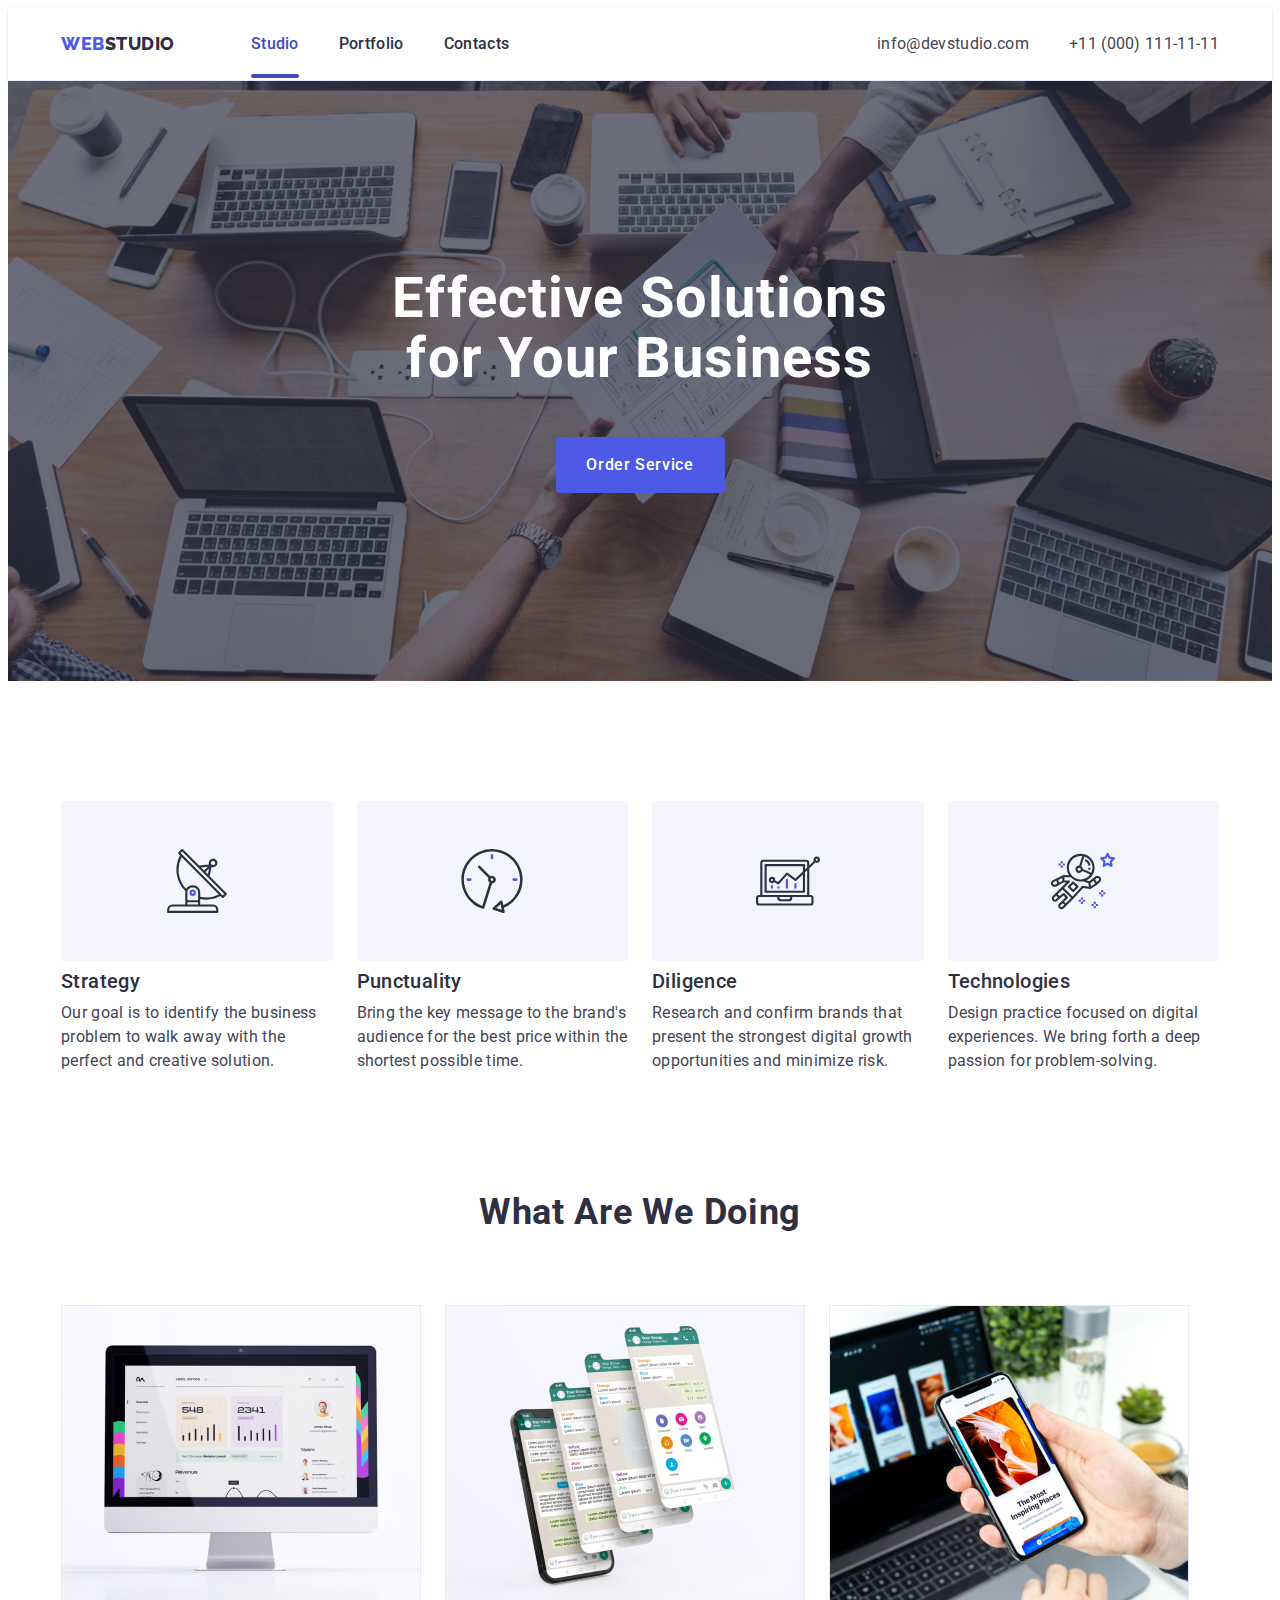
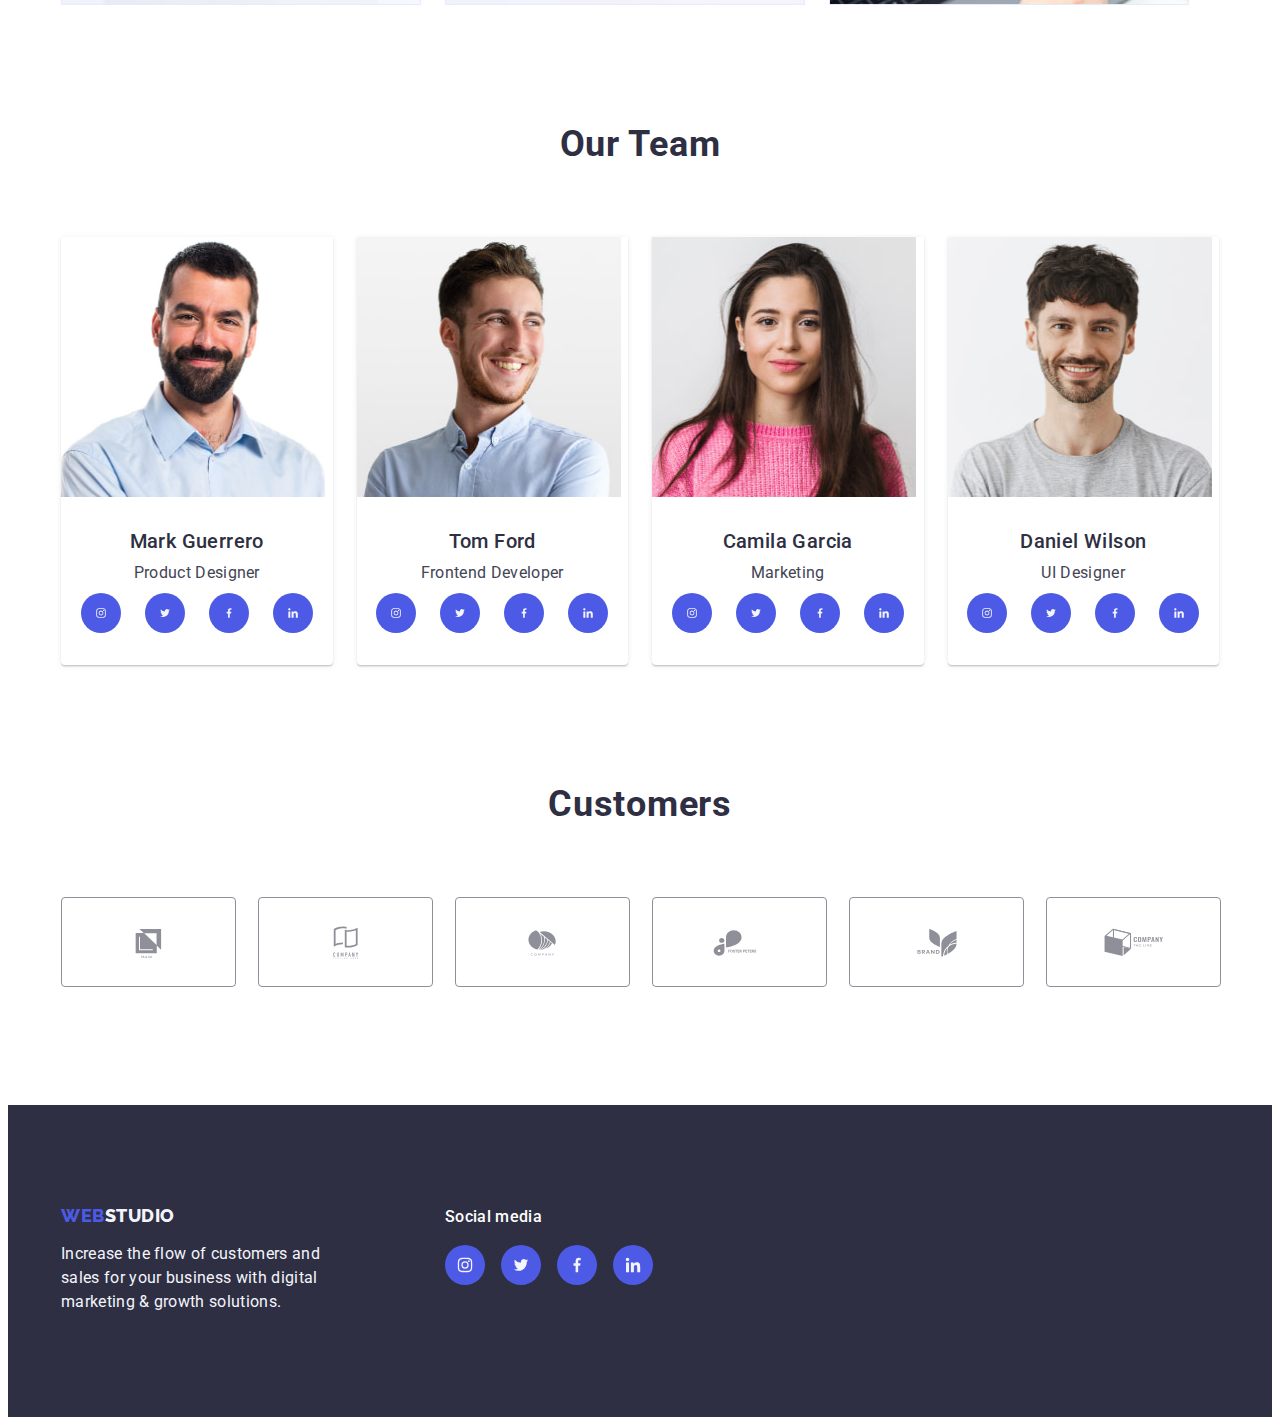
<file: index.html>
<!DOCTYPE html>
<html lang="en"
  ><head>
    <meta charset="UTF-8" />
    <meta http-equiv="X-UA-Compatible" content="IE=edge" />
    <meta name="viewport" content="width=device-width, initial-scale=1.0" />
    <meta name="description" content="Effective Solutions for Your Business" />
    <title>WEBSTUDIO</title>
    <link rel="preconnect" href="https://fonts.googleapis.com" />
    <link rel="preconnect" href="https://fonts.gstatic.com" crossorigin="" />
    <link
      href="https://fonts.googleapis.com/css2?family=Raleway:wght@400;500&family=Roboto&family=Roboto+Condensed&family=Roboto+Flex&display=swap"
      rel="stylesheet"
    />

    <link rel="preconnect" href="https://fonts.googleapis.com" />
    <link rel="preconnect" href="https://fonts.gstatic.com" crossorigin="" />
    <link
      href="https://fonts.googleapis.com/css2?family=Raleway:wght@400;500&family=Roboto+Flex&display=swap"
      rel="stylesheet"
    />
    <!--Normalize-->
    <link rel="normalize" href="./css/modern-normalize.min.css" />
    <!--Custom styles-->
    <link rel="stylesheet" href="./css/styles.css" />
  </head>

  <body>
    <!--Header-->

    <header class="header">
      <div class="header-content container">
        <nav class="navigation">
          <a class="link-logo" href="./index.html">Web<span class="logo-dark">Studio</span></a>
          <ul class="header-list">
            <li>
              <a class="nav-menu-item active-page" href="./index.html">Studio</a>
            </li>
            <li>
              <a class="nav-menu-item" href="./portfolio.html">Portfolio</a>
            </li>
            <li><a class="nav-menu-item" href="">Contacts</a></li>
          </ul>
        </nav>
        <address class="address">
          <ul class="header-list">
            <li>
              <a class="address-list-item" href="mailto:info@devstudio.com">info@devstudio.com</a>
            </li>
            <li>
              <a class="address-list-item" href="tel:+110001111111">+11 (000) 111-11-11</a>
            </li>
          </ul>
        </address>
      </div>
    </header>

    <main>
      <!--Section1-->

      <section class="hero-section">
        <div class="container">
          <h1 class="page-title">Effective Solutions for Your Business</h1>
          <button type="button" class="hero-button" data-modal-open=""> Order Service </button>
        </div>
      </section>

      <!--Section2-->

      <section class="section-privileges">
        <div class="container">
          <h2 class="visually-hidden" hidden="">our privileges</h2>
          <ul class="list">
            <li class="privileges-item">
              <div class="privileges-icon-box">
                <svg class="privileges-icon" width="64" height="64">
                  <use href="./images/icons.svg#antenna"></use>
                </svg>
              </div>

              <h3 class="title">Strategy</h3>
              <p class="description-privileges">
                Our goal is to identify the business problem to walk away with the perfect and
                creative solution.
              </p>
            </li>
            <li class="privileges-item">
              <div class="privileges-icon-box">
                <svg class="privileges-icon" width="64" height="64">
                  <use href="./images/icons.svg#clock"></use>
                </svg>
              </div>

              <h3 class="title">Punctuality</h3>
              <p class="description-privileges">
                Bring the key message to the brand's audience for the best price within the shortest
                possible time.
              </p>
            </li>
            <li class="privileges-item">
              <div class="privileges-icon-box">
                <svg class="privileges-icon" width="64" height="64">
                  <use href="./images/icons.svg#diagram"></use>
                </svg>
              </div>

              <h3 class="title">Diligence</h3>
              <p class="description-privileges">
                Research and confirm brands that present the strongest digital growth opportunities
                and minimize risk.
              </p>
            </li>
            <li class="privileges-item">
              <div class="privileges-icon-box">
                <svg class="privileges-icon" width="64" height="64">
                  <use href="./images/icons.svg#astronaut"></use>
                </svg>
              </div>

              <h3 class="title">Technologies</h3>
              <p class="description-privileges">
                Design practice focused on digital experiences. We bring forth a deep passion for
                problem-solving.
              </p>
            </li>
          </ul>
        </div>
      </section>

      <!--Section3-->

      <section class="what-are-we-doing-section">
        <div class="container">
          <h2 class="section-title">What are we doing</h2>
          <ul class="list">
            <li class="what-are-we-doing-list-item">
              <img
                src="./images/Section2/img1.jpg"
                alt="desktop applications"
                width="360"
                height="300"
              />
            </li>
            <li class="what-are-we-doing-list-item">
              <img
                src="./images/Section2/img2.jpg"
                alt="mobile applications"
                width="360"
                height="300"
              />
            </li>
            <li class="what-are-we-doing-list-item">
              <img
                src="./images/Section2/img3.jpg"
                alt="device connectivities"
                width="360"
                height="300"
              />
            </li>
          </ul>
        </div>
      </section>

      <!--Section4-->

      <section class="our-team-section">
        <div class="container">
          <h2 class="section-title">Our Team</h2>
          <ul class="list">
            <li class="team-card">
              <img
                src="./images/Section3/img1.jpg"
                alt="our product designer"
                width="264"
                height="260"
              />
              <div class="team-member">
                <h3 class="title team-card-title">Mark Guerrero</h3>
                <p class="page-text team-card-text">Product Designer</p>
                <ul class="list social-links-box">
                  <li class="social-links-item">
                    <a
                      class="social-links-link"
                      href="https://www.instagram.com"
                      target="_blank"
                      rel="noopener noreferrer"
                    >
                      <svg class="social-links-icon" width="16" height="16">
                        <use href="./images/icons.svg#instagram"></use>
                      </svg>
                    </a>
                  </li>
                  <li class="social-links-item">
                    <a
                      class="social-links-link"
                      href="https://www.twitter.com"
                      target="_blank"
                      rel="noopener noreferrer"
                    >
                      <svg class="social-links-icon" width="16" height="16">
                        <use href="./images/icons.svg#twitter"></use>
                      </svg>
                    </a>
                  </li>
                  <li class="social-links-item">
                    <a
                      class="social-links-link"
                      href="https://www.facebook.com"
                      target="_blank"
                      rel="noopener noreferrer"
                    >
                      <svg class="social-links-icon" width="16" height="16">
                        <use href="./images/icons.svg#facebook"></use>
                      </svg>
                    </a>
                  </li>
                  <li class="social-links-item">
                    <a
                      class="social-links-link"
                      href="https://www.linkedin.com"
                      target="_blank"
                      rel="noopener noreferrer"
                    >
                      <svg class="social-links-icon" width="16" height="16">
                        <use href="./images/icons.svg#linkedin"></use>
                      </svg>
                    </a>
                  </li>
                </ul>
              </div>
            </li>
            <li class="team-card">
              <img
                src="./images/Section3/img2.jpg"
                alt="our frontend developer"
                width="264"
                height="260"
              />
              <div class="team-member">
                <h3 class="title team-card-title">Tom Ford</h3>
                <p class="page-text team-card-text">Frontend Developer</p>
                <ul class="list social-links-box">
                  <li class="social-links-item">
                    <a
                      class="social-links-link"
                      href="https://www.instagram.com"
                      target="_blank"
                      rel="noopener noreferrer"
                    >
                      <svg class="social-links-icon" width="16" height="16">
                        <use href="./images/icons.svg#instagram"></use>
                      </svg>
                    </a>
                  </li>
                  <li class="social-links-item">
                    <a
                      class="social-links-link"
                      href="https://www.twitter.com"
                      target="_blank"
                      rel="noopener noreferrer"
                    >
                      <svg class="social-links-icon" width="16" height="16">
                        <use href="./images/icons.svg#twitter"></use>
                      </svg>
                    </a>
                  </li>
                  <li class="social-links-item">
                    <a
                      class="social-links-link"
                      href="https://www.facebook.com"
                      target="_blank"
                      rel="noopener noreferrer"
                    >
                      <svg class="social-links-icon" width="16" height="16">
                        <use href="./images/icons.svg#facebook"></use>
                      </svg>
                    </a>
                  </li>
                  <li class="social-links-item">
                    <a
                      class="social-links-link"
                      href="https://www.linkedin.com"
                      target="_blank"
                      rel="noopener noreferrer"
                    >
                      <svg class="social-links-icon" width="16" height="16">
                        <use href="./images/icons.svg#linkedin"></use>
                      </svg>
                    </a>
                  </li>
                </ul>
              </div>
            </li>
            <li class="team-card">
              <img
                src="./images/Section3/img3.jpg"
                alt="our marketing manager"
                width="264"
                height="260"
              />
              <div class="team-member">
                <h3 class="title team-card-title">Camila Garcia</h3>
                <p class="page-text team-card-text">Marketing</p>
                <ul class="list social-links-box">
                  <li class="social-links-item">
                    <a
                      class="social-links-link"
                      href="https://www.instagram.com"
                      target="_blank"
                      rel="noopener noreferrer"
                    >
                      <svg class="social-links-icon" width="16" height="16">
                        <use href="./images/icons.svg#instagram"></use>
                      </svg>
                    </a>
                  </li>
                  <li class="social-links-item">
                    <a
                      class="social-links-link"
                      href="https://www.twitter.com"
                      target="_blank"
                      rel="noopener noreferrer"
                    >
                      <svg class="social-links-icon" width="16" height="16">
                        <use href="./images/icons.svg#twitter"></use>
                      </svg>
                    </a>
                  </li>
                  <li class="social-links-item">
                    <a
                      class="social-links-link"
                      href="https://www.facebook.com"
                      target="_blank"
                      rel="noopener noreferrer"
                    >
                      <svg class="social-links-icon" width="16" height="16">
                        <use href="./images/icons.svg#facebook"></use>
                      </svg>
                    </a>
                  </li>
                  <li class="social-links-item">
                    <a
                      class="social-links-link"
                      href="https://www.linkedin.com"
                      target="_blank"
                      rel="noopener noreferrer"
                    >
                      <svg class="social-links-icon" width="16" height="16">
                        <use href="./images/icons.svg#linkedin"></use>
                      </svg>
                    </a>
                  </li>
                </ul>
              </div>
            </li>
            <li class="team-card">
              <img
                src="./images/Section3/img4.jpg"
                alt="our UI designer"
                width="264"
                height="260"
              />
              <div class="team-member">
                <h3 class="title team-card-title">Daniel Wilson</h3>
                <p class="page-text team-card-text">UI Designer</p>
                <ul class="list social-links-box">
                  <li class="social-links-item">
                    <a
                      class="social-links-link"
                      href="https://www.instagram.com"
                      target="_blank"
                      rel="noopener noreferrer"
                    >
                      <svg class="social-links-icon" width="16" height="16">
                        <use href="./images/icons.svg#instagram"></use>
                      </svg>
                    </a>
                  </li>
                  <li class="social-links-item">
                    <a
                      class="social-links-link"
                      href="https://www.twitter.com"
                      target="_blank"
                      rel="noopener noreferrer"
                    >
                      <svg class="social-links-icon" width="16" height="16">
                        <use href="./images/icons.svg#twitter"></use>
                      </svg>
                    </a>
                  </li>
                  <li class="social-links-item">
                    <a
                      class="social-links-link"
                      href="https://www.facebook.com"
                      target="_blank"
                      rel="noopener noreferrer"
                    >
                      <svg class="social-links-icon" width="16" height="16">
                        <use href="./images/icons.svg#facebook"></use>
                      </svg>
                    </a>
                  </li>
                  <li class="social-links-item">
                    <a
                      class="social-links-link"
                      href="https://www.linkedin.com"
                      target="_blank"
                      rel="noopener noreferrer"
                    >
                      <svg class="social-links-icon" width="16" height="16">
                        <use href="./images/icons.svg#linkedin"></use>
                      </svg>
                    </a>
                  </li>
                </ul>
              </div>
            </li>
          </ul>
        </div>
      </section>

      <!--Customers-->

      <section class="customers-section">
        <div class="container">
          <h2 class="section-title">Customers</h2>
          <ul class="list">
            <li class="customers-list-item">
              <a class="customer-card" href="" target="_blank" rel="noopener noreferrer">
                <svg class="customer-icon" width="104" height="56">
                  <use href="./images/icons.svg#Client-1"></use>
                </svg>
              </a>
            </li>
            <li class="customers-list-item">
              <a href="" target="_blank" rel="noopener noreferrer" class="customer-card">
                <svg class="customer-icon" width="104" height="56">
                  <use href="./images/icons.svg#Client-2"></use>
                </svg>
              </a>
            </li>
            <li class="customers-list-item">
              <a href="" target="_blank" rel="noopener noreferrer" class="customer-card">
                <svg class="customer-icon" width="104" height="56">
                  <use href="./images/icons.svg#Client-3"></use>
                </svg>
              </a>
            </li>
            <li class="customers-list-item">
              <a href="" target="_blank" rel="noopener noreferrer" class="customer-card">
                <svg class="customer-icon" width="104" height="56">
                  <use href="./images/icons.svg#Client-4"></use>
                </svg>
              </a>
            </li>
            <li class="customers-list-item">
              <a href="" target="_blank" rel="noopener noreferrer" class="customer-card">
                <svg class="customer-icon" width="104" height="56">
                  <use href="./images/icons.svg#Client-5"></use>
                </svg>
              </a>
            </li>
            <li class="customers-list-item">
              <a href="" target="_blank" rel="noopener noreferrer" class="customer-card">
                <svg class="customer-icon" width="104" height="56">
                  <use href="./images/icons.svg#Client-6"></use>
                </svg>
              </a>
            </li>
          </ul>
        </div>
      </section>
    </main>

    <!--Footer-->

    <footer class="footer">
      <div class="container footer-box">
        <div class="footer-text-box">
          <a class="footer-logo" href="./index.html">Web<span class="logo-light">Studio</span></a>
          <p class="footer-text">
            Increase the flow of customers and sales for your business with digital marketing &amp;
            growth solutions.
          </p>
        </div>
        <div class="footer-social">
          <p class="footer-social-title">Social media</p>
          <ul class="footer-social-links">
            <li class="social-links-item">
              <a
                class="social-links-link"
                href="https://www.instagram.com"
                target="_blank"
                rel="noopener noreferrer"
              >
                <svg class="social-links-icon" width="24" height="24">
                  <use href="./images/icons.svg#instagram"></use>
                </svg>
              </a>
            </li>
            <li class="social-links-item">
              <a
                class="social-links-link"
                href="https://www.twitter.com"
                target="_blank"
                rel="noopener noreferrer"
              >
                <svg class="social-links-icon" width="24" height="24">
                  <use href="./images/icons.svg#twitter"></use>
                </svg>
              </a>
            </li>
            <li class="social-links-item">
              <a
                class="social-links-link"
                href="https://www.facebook.com"
                target="_blank"
                rel="noopener noreferrer"
              >
                <svg class="social-links-icon" width="24" height="24">
                  <use href="./images/icons.svg#facebook"></use>
                </svg>
              </a>
            </li>
            <li class="social-links-item">
              <a
                class="social-links-link"
                href="https://www.linkedin.com"
                target="_blank"
                rel="noopener noreferrer"
              >
                <svg class="social-links-icon" width="24" height="24">
                  <use href="./images/icons.svg#linkedin"></use>
                </svg>
              </a>
            </li>
          </ul>
        </div>
      </div>
    </footer>

    <!--Modal-->

    <div class="backdrop is-hidden" data-modal="">
      <div class="modal-window">
        <button type="button" class="modal-close-button" data-modal-close="">
          <svg class="modal-close-button-icon" width="8" height="8">
            <use href="./images/icons.svg#close"></use>
          </svg>
        </button>
      </div>
    </div>
    <script src="./js/modal.js"></script>
  </body>
</html>
</file>
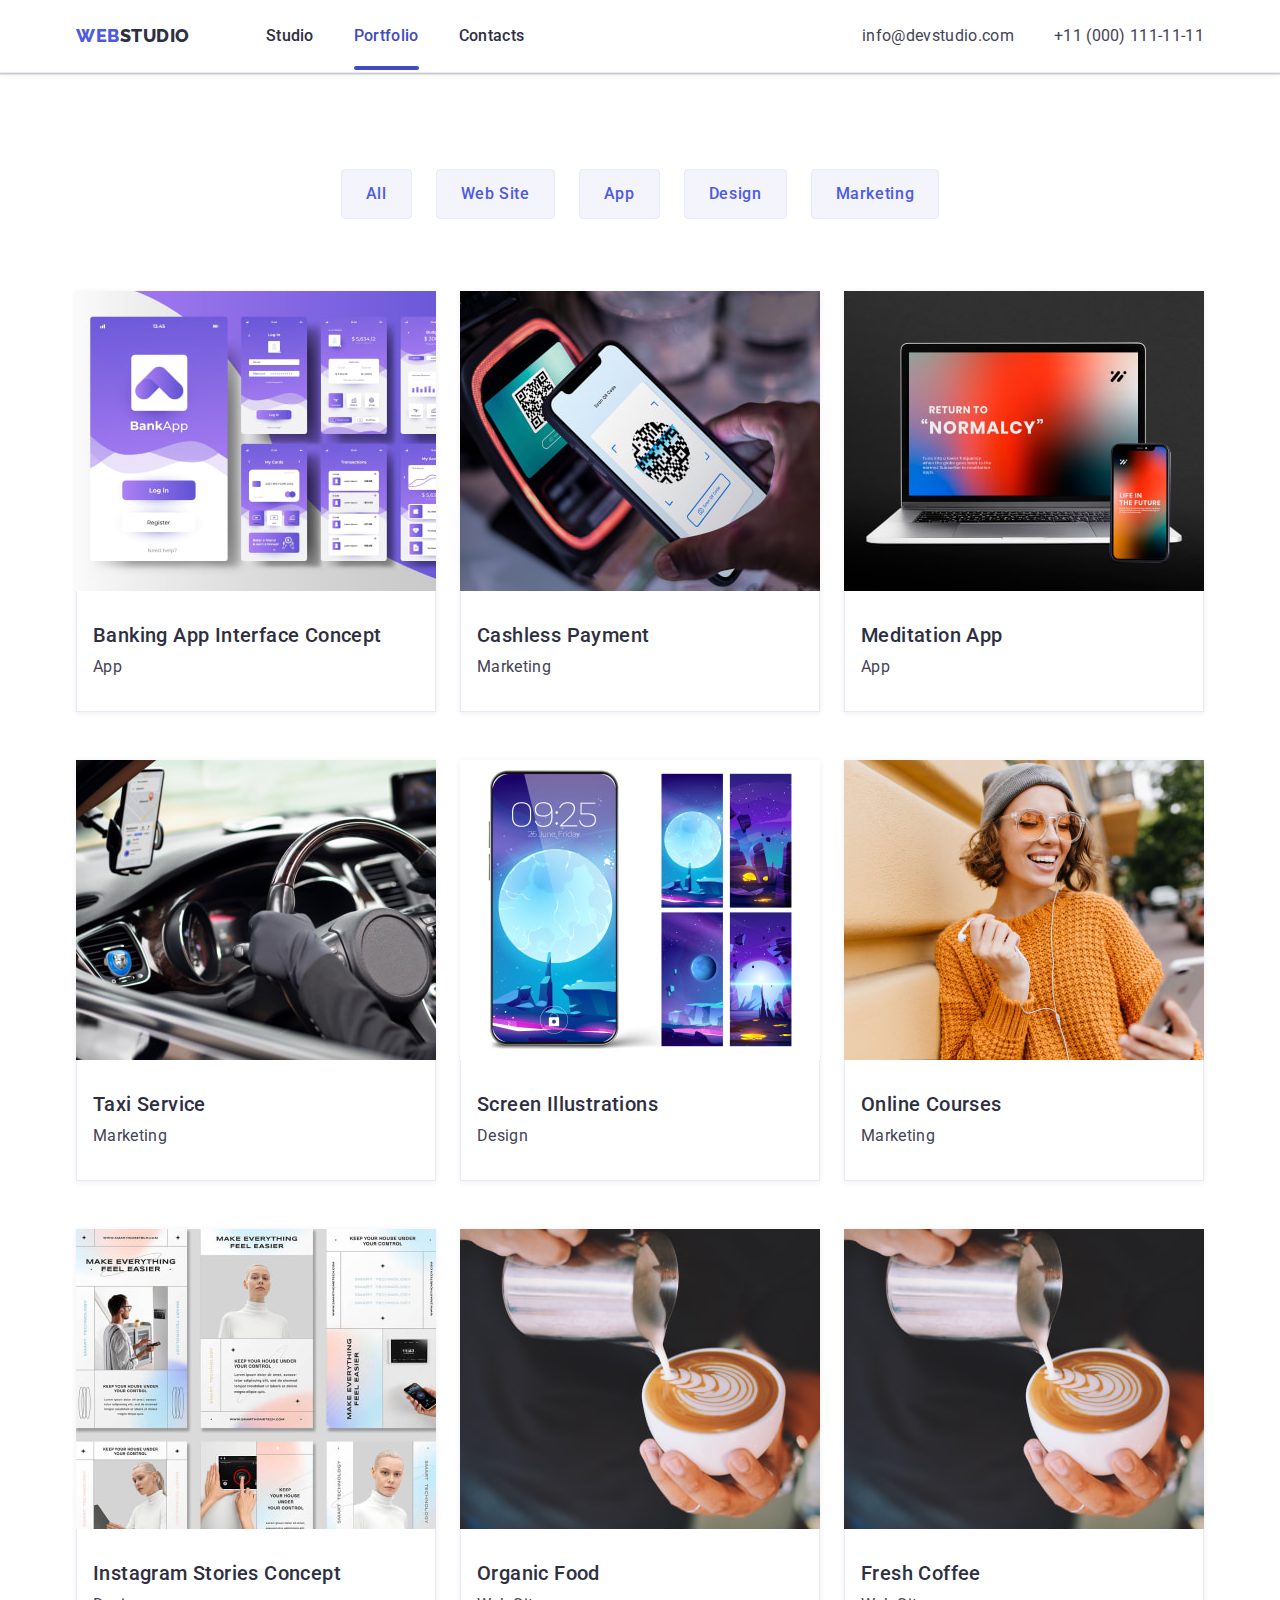
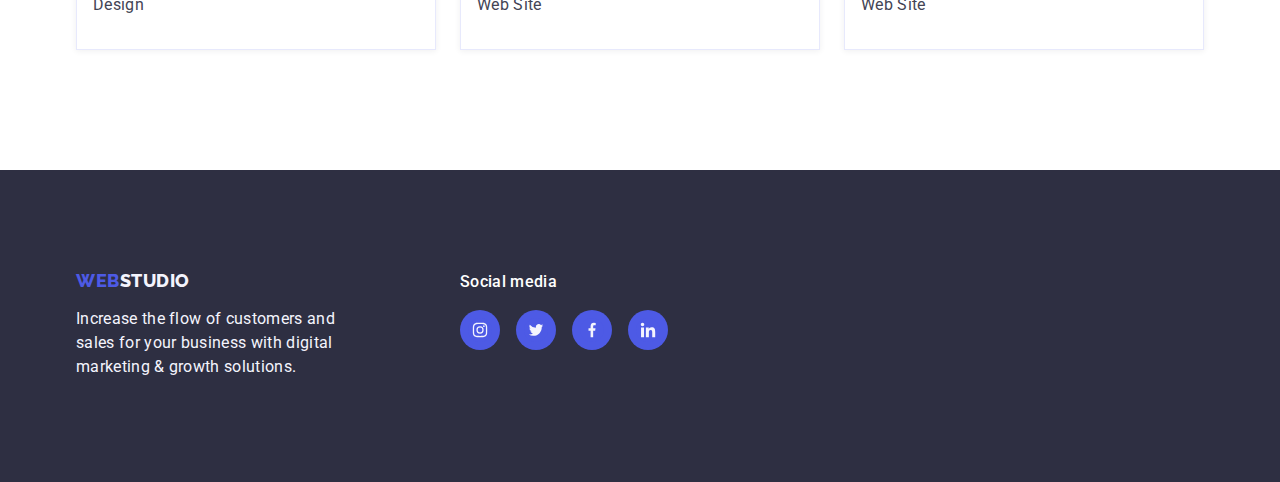
<file: portfolio.html>
<!DOCTYPE html>
<html lang="en"
  ><head>
    <meta charset="UTF-8" />
    <meta http-equiv="X-UA-Compatible" content="IE=edge" />
    <meta name="viewport" content="width=device-width, initial-scale=1.0" />
    <title>Web Studio - Effective Solutions for Your Business</title>
    <link
      rel="stylesheet"
      href="https://cdn.jsdelivr.net/npm/modern-normalize@1.1.0/modern-normalize.min.css"
    />
    <link rel="stylesheet" href="./css/styles.css" />
    <link rel="preconnect" href="https://fonts.googleapis.com" />
    <link rel="preconnect" href="https://fonts.gstatic.com" crossorigin="" />
    <link
      href="https://fonts.googleapis.com/css2?family=Raleway:wght@800&amp;family=Roboto:wght@400;500;700;900&amp;display=swap"
      rel="stylesheet"
    />
    <!--Normalize-->
    <link rel="normalize" href="./css/modern-normalize.min.css" />
  </head>

  <body>
    <!--Header-->

    <header class="header">
      <div class="header-content container">
        <nav class="navigation">
          <a class="link-logo" href="./index.html">Web<span class="logo-dark">Studio</span></a>
          <ul class="header-list">
            <li>
              <a class="nav-menu-item" href="./index.html">Studio</a>
            </li>
            <li>
              <a class="nav-menu-item active-page" href="./portfolio.html">Portfolio</a>
            </li>
            <li><a class="nav-menu-item" href="">Contacts</a></li>
          </ul>
        </nav>
        <address class="address">
          <ul class="header-list">
            <li>
              <a class="address-list-item" href="mailto:info@devstudio.com">info@devstudio.com</a>
            </li>
            <li>
              <a class="address-list-item" href="tel:+110001111111">+11 (000) 111-11-11</a>
            </li>
          </ul>
        </address>
      </div>
    </header>

    <main>
      <!--Portfolio-->

      <section class="portfolio-section">
        <div class="container">
          <h1 class="visually-hidden" hidden="">Portfolio</h1>
          <ul class="list buttons-list">
            <li><button type="button" class="filters-button">All</button></li>
            <li>
              <button type="button" class="filters-button">Web Site</button>
            </li>
            <li><button type="button" class="filters-button">App</button></li>
            <li>
              <button type="button" class="filters-button">Design</button>
            </li>
            <li>
              <button type="button" class="filters-button">Marketing</button>
            </li>
          </ul>
          <ul class="product-list">
            <li class="product-list-item">
              <a class="product-link" href="">
                <div class="product-image">
                  <img
                    src="./images/Portfolio/img1.jpg"
                    alt="Banking app"
                    width="360"
                    height="300"
                  />
                  <p class="product-overlay-text">
                    14 Stylish and User-Friendly App Design Concepts · Task Manager App · Calorie
                    Tracker App · Exotic Fruit Ecommerce App · Cloud Storage App
                  </p>
                </div>
                <div class="product-description">
                  <h2 class="title">Banking App Interface Concept</h2>
                  <p class="page-text">App</p>
                </div>
              </a>
            </li>
            <li class="product-list-item">
              <a class="product-link" href="">
                <div class="product-image">
                  <img
                    src="./images/Portfolio/img2.jpg"
                    alt="Cashless payment marketing"
                    width="360"
                    height="300"
                  />
                  <p class="product-overlay-text">
                    14 Stylish and User-Friendly App Design Concepts · Task Manager App · Calorie
                    Tracker App · Exotic Fruit Ecommerce App · Cloud Storage App
                  </p>
                </div>
                <div class="product-description">
                  <h2 class="title">Cashless Payment</h2>
                  <p class="page-text">Marketing</p>
                </div>
              </a>
            </li>
            <li class="product-list-item">
              <a class="product-link" href="">
                <div class="product-image">
                  <img
                    src="./images/Portfolio/img3.jpg"
                    alt="Meditation app"
                    width="360"
                    height="300"
                  />
                  <p class="product-overlay-text">
                    14 Stylish and User-Friendly App Design Concepts · Task Manager App · Calorie
                    Tracker App · Exotic Fruit Ecommerce App · Cloud Storage App
                  </p>
                </div>
                <div class="product-description">
                  <h2 class="title">Meditation App</h2>
                  <p class="page-text">App</p>
                </div>
              </a>
            </li>
            <li class="product-list-item">
              <a class="product-link" href="">
                <div class="product-image">
                  <img
                    src="./images/Portfolio/img4.jpg"
                    alt="Taxi service"
                    width="360"
                    height="300"
                  />
                  <p class="product-overlay-text">
                    14 Stylish and User-Friendly App Design Concepts · Task Manager App · Calorie
                    Tracker App · Exotic Fruit Ecommerce App · Cloud Storage App
                  </p>
                </div>
                <div class="product-description">
                  <h2 class="title">Taxi Service</h2>
                  <p class="page-text">Marketing</p>
                </div>
              </a>
            </li>
            <li class="product-list-item">
              <a class="product-link" href="">
                <div class="product-image">
                  <img
                    src="./images/Portfolio/img5.jpg"
                    alt="Screen illustrations design"
                    width="360"
                    height="300"
                  />
                  <p class="product-overlay-text">
                    14 Stylish and User-Friendly App Design Concepts · Task Manager App · Calorie
                    Tracker App · Exotic Fruit Ecommerce App · Cloud Storage App
                  </p>
                </div>
                <div class="product-description">
                  <h2 class="title">Screen Illustrations</h2>
                  <p class="page-text">Design</p>
                </div>
              </a>
            </li>
            <li class="product-list-item">
              <a class="product-link" href="">
                <div class="product-image">
                  <img
                    src="./images/Portfolio/img6.jpg"
                    alt="Online courses marketing"
                    width="360"
                    height="300"
                  />
                  <p class="product-overlay-text">
                    14 Stylish and User-Friendly App Design Concepts · Task Manager App · Calorie
                    Tracker App · Exotic Fruit Ecommerce App · Cloud Storage App
                  </p>
                </div>
                <div class="product-description">
                  <h2 class="title">Online Courses</h2>
                  <p class="page-text">Marketing</p>
                </div>
              </a>
            </li>
            <li class="product-list-item">
              <a class="product-link" href="">
                <div class="product-image">
                  <img
                    src="./images/Portfolio/img7.jpg"
                    alt="Instagram stories concept design"
                    width="360"
                    height="300"
                  />
                  <p class="product-overlay-text">
                    14 Stylish and User-Friendly App Design Concepts · Task Manager App · Calorie
                    Tracker App · Exotic Fruit Ecommerce App · Cloud Storage App
                  </p>
                </div>
                <div class="product-description">
                  <h2 class="title">Instagram Stories Concept</h2>
                  <p class="page-text">Design</p>
                </div>
              </a>
            </li>
            <li class="product-list-item">
              <a class="product-link" href="">
                <div class="product-image">
                  <img
                    src="./images/Portfolio/img8.jpg"
                    alt="Organic food web site"
                    width="360"
                    height="300"
                  />
                  <p class="product-overlay-text">
                    14 Stylish and User-Friendly App Design Concepts · Task Manager App · Calorie
                    Tracker App · Exotic Fruit Ecommerce App · Cloud Storage App
                  </p>
                </div>
                <div class="product-description">
                  <h2 class="title">Organic Food</h2>
                  <p class="page-text">Web Site</p>
                </div>
              </a>
            </li>
            <li class="product-list-item">
              <a class="product-link" href="">
                <div class="product-image">
                  <img
                    src="./images/Portfolio/img9.jpg"
                    alt="Fresh coffee web site"
                    width="360"
                    height="300"
                  />
                  <p class="product-overlay-text">
                    14 Stylish and User-Friendly App Design Concepts · Task Manager App · Calorie
                    Tracker App · Exotic Fruit Ecommerce App · Cloud Storage App
                  </p>
                </div>
                <div class="product-description">
                  <h2 class="title">Fresh Coffee</h2>
                  <p class="page-text">Web Site</p>
                </div>
              </a>
            </li>
          </ul>
        </div>
      </section>
    </main>

    <!--Footer-->

    <footer class="footer">
      <div class="container footer-box">
        <div class="footer-text-box">
          <a class="footer-logo" href="./index.html">Web<span class="logo-light">Studio</span></a>
          <p class="footer-text">
            Increase the flow of customers and sales for your business with digital marketing &amp;
            growth solutions.
          </p>
        </div>
        <div class="footer-social">
          <p class="footer-social-title">Social media</p>
          <ul class="footer-social-links">
            <li class="social-links-item">
              <a
                class="social-links-link"
                href="https://www.instagram.com"
                target="_blank"
                rel="noopener noreferrer"
              >
                <svg class="social-links-icon" width="24" height="24">
                  <use href="./images/icons.svg#instagram"></use>
                </svg>
              </a>
            </li>
            <li class="social-links-item">
              <a
                class="social-links-link"
                href="https://www.twitter.com"
                target="_blank"
                rel="noopener noreferrer"
              >
                <svg class="social-links-icon" width="24" height="24">
                  <use href="./images/icons.svg#twitter"></use>
                </svg>
              </a>
            </li>
            <li class="social-links-item">
              <a
                class="social-links-link"
                href="https://www.facebook.com"
                target="_blank"
                rel="noopener noreferrer"
              >
                <svg class="social-links-icon" width="24" height="24">
                  <use href="./images/icons.svg#facebook"></use>
                </svg>
              </a>
            </li>
            <li class="social-links-item">
              <a
                class="social-links-link"
                href="https://www.linkedin.com"
                target="_blank"
                rel="noopener noreferrer"
              >
                <svg class="social-links-icon" width="24" height="24">
                  <use href="./images/icons.svg#linkedin"></use>
                </svg>
              </a>
            </li>
          </ul>
        </div>
      </div>
    </footer>
  </body>
</html>
</file>
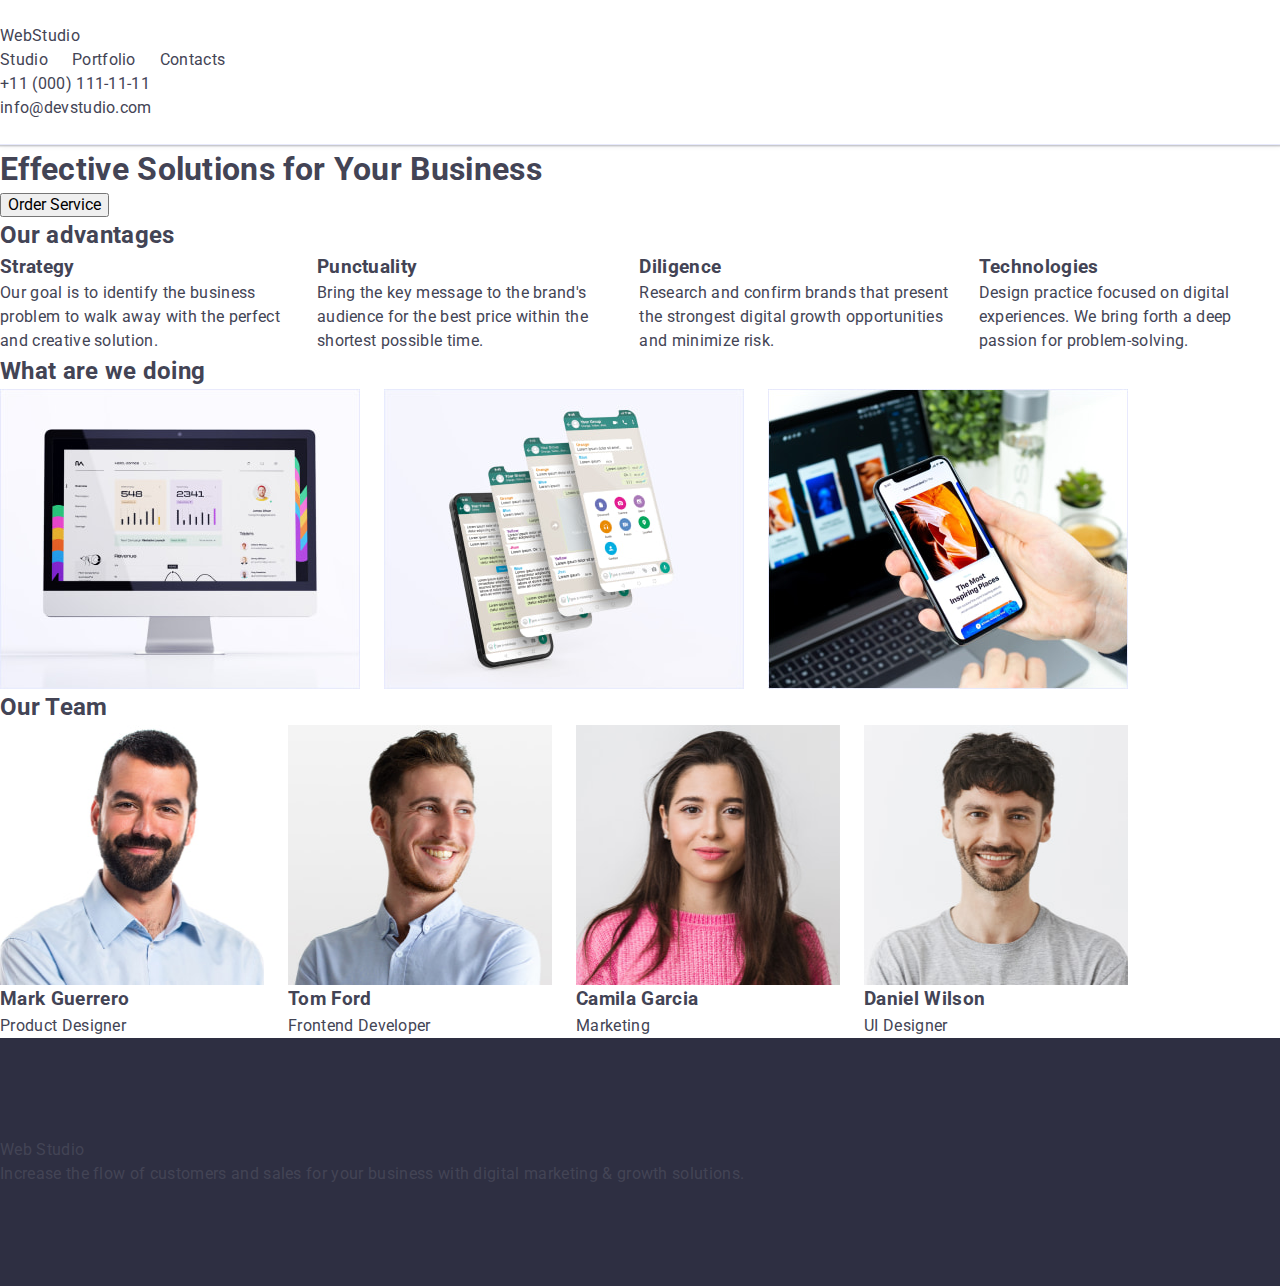
<file: studio.html>
<!DOCTYPE html>
<html lang="en">
  <head>
    <meta charset="UTF-8" />
    <meta http-equiv="X-UA-Compatible" content="IE=edge" />
    <meta name="viewport" content="width=device-width, initial-scale=1.0" />
    <title>WEBSTUDIO</title>
    <!--Normalize-->
    <link
      rel="stylesheet"
      href="https://cdnjs.cloudflare.com/ajax/libs/modern-normalize/2.0.0/modern-normalize.min.css"
    />
    <link rel="preconnect" href="https://fonts.googleapis.com" />
    <link rel="preconnect" href="https://fonts.gstatic.com" crossorigin />
    <link
      href="https://fonts.googleapis.com/css2?family=Raleway:wght@800&family=Roboto:wght@400;500;700&display=swap"
      rel="stylesheet"
    />
    <link rel="stylesheet" href="./css/styles.css" />
  </head>
  <body class="body">
    <header class="header">
      <nav class="nav">
        <a class="logo" href="./studio.html">Web<span class="studio-dark">Studio</span></a>
        <ul class="list">
          <li class="header-item"><a class="header-link" href="./studio.html">Studio</a></li>
          <li class="header-item"
            ><a class="header-link link" href="./portfolio.html">Portfolio</a>
          </li>
          <li class="header-item"><a class="header-link" href="">Contacts</a></li>
        </ul>
      </nav>
      <address class="address">
        <ul>
          <li class="mail">
            <a class="adress-link" href="tel:+110001111111">+11 (000) 111-11-11</a>
          </li>
          <li class="number">
            <a class="adress-link" href="mailto:info@devstudio.com">info@devstudio.com</a>
          </li>
        </ul>
      </address>
    </header>
    <main>
      <section class="section hero">
        <h1 class="hero-title">Effective Solutions for Your Business</h1>
        <button class="hero-btn" type="button"
          ><span class="button-title">Order Service</span></button
        >
      </section>
      <section class="section advantages">
        <h2 class="advantages-1title">Our advantages</h2>
        <ul class="advantages-list list">
          <li class="advantages-item"
            ><h3 class="advantages-title">Strategy</h3>
            <p class="advantages-desc"
              >Our goal is to identify the business problem to walk away with the perfect and
              creative solution.</p
            ></li
          >
          <li class="advantages-item"
            ><h3 class="advantages-title">Punctuality</h3>
            <p class="advantages-desc"
              >Bring the key message to the brand's audience for the best price within the shortest
              possible time.</p
            ></li
          >
          <li class="advantages-item"
            ><h3 class="advantages-title">Diligence</h3>
            <p class="advantages-desc"
              >Research and confirm brands that present the strongest digital growth opportunities
              and minimize risk.</p
            ></li
          >
          <li class="advantages-item"
            ><h3 class="advantages-title">Technologies</h3>
            <p class="advantages-desc"
              >Design practice focused on digital experiences. We bring forth a deep passion for
              problem-solving.</p
            ></li
          >
        </ul>
      </section>
      <section class="section doing">
        <h2 class="doing-title">What are we doing</h2>
        <ul class="doing-list list">
          <li class="doing-item"
            ><img src="./images/Section2/img1.jpg" alt="Take application" width="360" height="300"
          /></li>
          <li class="doing-item"
            ><img src="./images/Section2/img2.jpg" alt="Fill an order" width="360" height="300"
          /></li>
          <li class="doing-item"
            ><img
              src="./images/Section2/img3.jpg"
              alt="You accept the job"
              width="360"
              height="300"
          /></li>
        </ul>
      </section>
      <section class="section team">
        <h2 class="team-title">Our Team</h2>
        <ul class="team-list list">
          <li class="team-item"
            ><img src="./images/Section3/img1.jpg" alt="Mark Guerrero" width="264" height="260" />
            <h3 class="team-name">Mark Guerrero</h3>
            <p class="team-position">Product Designer</p>
          </li>
          <li class="team-item"
            ><img src="./images/Section3/img2.jpg" alt="Tom Ford" width="264" height="260" />
            <h3 class="team-name">Tom Ford</h3>
            <p class="team-position">Frontend Developer</p>
          </li>
          <li class="team-item"
            ><img src="./images/Section3/img3.jpg" alt="Camila Garcia" width="264" height="260" />
            <h3 class="team-name">Camila Garcia</h3>
            <p class="team-position">Marketing</p>
          </li>
          <li class="team-item"
            ><img src="./images/Section3/img4.jpg" alt="Daniel Wilson" width="264" height="260" />
            <h3 class="team-name">Daniel Wilson</h3>
            <p class="team-position">UI Designer</p>
          </li>
        </ul>
      </section>
    </main>
    <footer class="footer">
      <a class="logo" href="./studio.html">
        <span class="web">Web</span>
        <span class="studio-light">Studio</span>
      </a>
      <p class="footer-description"
        >Increase the flow of customers and sales for your business with digital marketing & growth
        solutions.</p
      >
    </footer>
  </body>
</html>
</file>
<file: css/styles.css>
:root {
    --primary-brand-color: #4d5ae5;
    --pressed-state-color: #404bbf;
    --dark-color: #2e2f42;
    --success-color: #31d0aa;
    --text-color: #434455;
    --subtle-Text-color: #8e8f99;
    --accent-color: #e7e9fc;
    --light-color: #f4f4fd;
    --modal-overlay-color: #2e2f4266;
    --hero-background-color: #2e2f42b3;
    --white-background-color: #ffffff;
    --modal-background-color: #fcfcfc;
    --shadow-color-1: #2e2f4214;
    --shadow-color-2: #2e2f4229;
    --button-shadow-color-1: #0000001a;
    --button-shadow-color-2: #00000014;
    --button-shadow-color-3: #0000001f;
    --modal-box-shadow-1: #00000024;
    --modal-shadow-2: #0000001f;
    --modal-shadow-3: #00000033;
    --close-button-border-color: #0000001a;
}

 /**=====RESET=====*/ 

 h1,
 h2,
 h3,
 h4,
 h5,
 h6,
 p {
     margin: 0;
 }

 ul,
 ol {
     list-style: none;
     margin: 0;
     padding: 0;
 }

 a {
     text-decoration: none;
     color: currentColor;
 }

 button {
     font-family: inherit;
     cursor: pointer;
 }

 img {
     display: block;
 }

 /**=====GENERAL=====*/

 body {
     background-color: var(--white-background-color);
     font-family: Roboto, sans-serif;
     color: var(--text-color);
     line-height: 1.5;
     letter-spacing: 0.02em;
 }

 .list {
     display: flex;
     gap: 24px;
 }

 .container {
     width: 1158px;
     margin: 0 auto;
     padding: 0 15px;
 }

 .visually-hidden {
     position: absolute;
     width: 1px;
     height: 1px;
     margin: -1px;
     border: 0;
     padding: 0;
     white-space: nowrap;
     clip-path: inset(100%);
     clip: rect(0 0 0 0);
     overflow: hidden;
 }

 /**=====HEADER=====*/

 .link-logo {
     font-family: 'Raleway', sans-serif;
     font-weight: 800;
     font-size: 18px;
     line-height: 1.17;
     letter-spacing: 0.03em;
     text-transform: uppercase;
     text-decoration: none;
     color: var(--primary-brand-color);
     margin-right: 76px;
 }

 .logo-dark {
     color: var(--dark-color);
 }

 .header-list {
     display: flex;
     gap: 40px;
 }

 .nav-menu-item {
     font-weight: 500;
     color: var(--dark-color);
     padding: 24px 0;
     transition: color 250ms cubic-bezier(0.4, 0, 0.2, 1);
 }

 .nav-menu-item:hover,
 .nav-menu-item:focus,
 .nav-menu-item:active {
     color: var(--pressed-state-color);
 }

 .address-list-item {
     color: var(--text-color);
     transition: color 250ms cubic-bezier(0.4, 0, 0.2, 1);
 }

 .address-list-item:hover,
 .address-list-item:focus,
 .address-list-item:active {
     color: var(--pressed-state-color);
 }

 .active-page {
     position: relative;
     color: var(--pressed-state-color);
 }

 .active-page::after {
    content: '';
        position: absolute;
        left: 0;
        display: block;
        bottom: -1px;
        width: 100%;
        height: 4px;
        background-color: #404bbf;
        border-radius: 2px;
        color: #404bbf;
 }

 .address {
     font-style: normal;
 }

 .header {
     padding: 24px 0;
     border-bottom: 1px solid #e7e9fc;
     box-shadow: 0px 2px 1px var(--shadow-color-1),
         0px 1px 1px var(--shadow-color-2), 0px 1px 6px var(--shadow-color-1);
 }

 .header-content {
     display: flex;
     justify-content: space-between;
 }

 .navigation {
     display: flex;
     align-items: center;
 }

 /**=====MAIN=====*/

 .hero-section {
     max-width: 1440px;
     margin-left: auto;
     margin-right: auto;
     background-color: var(--dark-color);
     background-image: linear-gradient(var(--hero-background-color),
             var(--hero-background-color)),
         url(../images/Hero/office_bg.jpg);
     background-repeat: no-repeat;
     background-position: center;
     background-size: cover;
     padding: 188px 0;
 }

 .section-privileges {
     padding: 120px 0;
 }

 .what-are-we-doing-section {
     padding-bottom: 120px;
    text-align: center;
 }

 .section-team {
     background-color: var(--light-color);
     padding: 120px 0;
 }

 .customers-section {
     padding: 120px 0;
 }

 .hero-button {
     background-color: var(--primary-brand-color);
     font-weight: 500;
     font-size: 16px;
     line-height: 1.5;
     letter-spacing: 0.04em;
     color: var(--white-background-color);
     text-align: center;
     display: block;
     margin: 0 auto;
     min-width: 169px;
     height: 56px;
     border: none;
     border-radius: 4px;
     cursor: pointer;
     transition: background-color 250ms cubic-bezier(0.4, 0, 0.2, 1);
 }

 .hero-button:hover,
 .hero-button:focus {
     background-color: var(--pressed-state-color);
 }

 .privileges-item {
     flex-basis: calc((100% - 3 * 24px) / 4);
 }

 .products-item {
     flex-basis: calc((100% - 2 * 24px) / 3);
 }

 .page-title {
     color: var(--white-background-color);
     font-size: 56px;
     line-height: 1.07;
     text-align: center;
     letter-spacing: 0.02em;
     max-width: 496px;
     margin-left: auto;
     margin-right: auto;
     margin-bottom: 48px;
 }

 .section-title {
     font-weight: 700;
     font-size: 36px;
     line-height: 1.11;
     letter-spacing: 0.02em;
     text-transform: capitalize;
     color: var(--dark-color);
     text-align: center;
     margin-bottom: 72px;
 }

 .title {
     font-weight: 500;
     font-size: 20px;
     line-height: 1.2;
     letter-spacing: 0.02em;
     color: var(--dark-color);
     margin-bottom: 8px;
 }

 .page-text {
     color: var(--text-color);
 }

 .team-card-title {
     text-align: center;
 }

 .team-card {
     flex-basis: calc((100% - 3 * 24px) / 4);
     border-radius: 0px 0px 4px 4px;
     background-color: var(--white-background-color);
     box-shadow: 0px 1px 6px var(--shadow-color-1),
         0px 1px 1px var(--shadow-color-2), 0px 2px 1px var(--shadow-color-1);
 }

 .team-card-text {
     text-align: center;
 }

 .team-member {
     padding: 32px 0;
 }

 .privileges-icon-box {
     display: flex;
     align-items: center;
     justify-content: center;
     height: 112px;
     background-color: var(--light-color);
     border-radius: 4px;
     padding: 24px 100px;
     margin-bottom: 8px;
 }

 .privileges-icon {
     display: block;
     width: 64px;
     height: 64px;
     margin: 0 auto;
 }

 .social-links-box {
     justify-content: space-between;
     padding-top: 8px;
     justify-content: center;
 }

 .social-links-item {
     width: 40px;
     height: 40px;
 }

 .social-links-link {
     width: 100%;
     height: 100%;
     background-color: var(--primary-brand-color);
     border-radius: 50%;
     display: flex;
     align-items: center;
     justify-content: center;
     transition: background-color 250ms cubic-bezier(0.4, 0, 0.2, 1);
 }

 .social-links-icon {
     fill: var(--light-color);
 }

 .social-links-link:hover,
 .social-links-link:focus {
     background-color: var(--pressed-state-color);
 }

 .customers-list-item {
     width: calc((100% - 120px) / 6);
     height: 88px;
 }

 .customer-card {
     display: flex;
     align-items: center;
     justify-content: center;
     width: 100%;
     height: 100%;
     border: 1px solid var(--subtle-Text-color);
     border-radius: 4px;
     color: var(--subtle-Text-color);
     transition: border-color 250ms cubic-bezier(0.4, 0, 0.2, 1),
         color 250ms cubic-bezier(0.4, 0, 0.2, 1);
 }

 .customer-icon {
     fill: currentColor;
 }

 .customer-card:hover,
 .customer-card:focus {
     border-color: var(--pressed-state-color);
     color: var(--pressed-state-color);
 }

 /**=====FOOTER=====*/

 .logo-light {
     color: var(--light-color);
 }

 .footer-text {
     color: var(--light-color);
     max-width: 264px;
 }

 .footer {
     background-color: var(--dark-color);
     padding: 100px 0;
 }

 .footer-logo {
     font-family: 'Raleway', sans-serif;
     font-weight: 800;
     font-size: 18px;
     line-height: 1.17;
     letter-spacing: 0.03em;
     text-transform: uppercase;
     text-decoration: none;
     color: var(--primary-brand-color);
     display: inline-block;
     margin-bottom: 16px;
 }

 .footer-text-box {
     width: 264px;
     height: 112px;
     margin-right: 120px;
 }

 .footer-social {
     width: 208px;
     height: 80px;
 }

 .footer-social-title {
     font-weight: 500;
     font-size: 16px;
     line-height: 1.5;
     letter-spacing: 0.02em;
     color: var(--white-background-color);
     margin-bottom: 16px;
 }

 .footer-social-links {
     display: flex;
     gap: 16px;
 }

 .footer-box {
     display: flex;
     align-items: baseline;
 }

 .footer-social-links .social-links-link:hover,
 .footer-social-links .social-links-link:focus {
     background-color: var(--success-color);
 }

 /**=====MODAL=====*/

 .backdrop {
     position: fixed;
     top: 0;
     left: 0;
     width: 100%;
     height: 100%;
     background-color: rgba(46, 47, 66, 0.4);
     transition: opacity 250ms cubic-bezier(0.4, 0, 0.2, 1), visibility 250ms cubic-bezier(0.4, 0, 0.2, 1);
 }

 .backdrop.is-hidden {
     display: none;
     opacity: 0;
     visibility: hidden;
     pointer-events: none;
 }

 .modal-window {
     position: absolute;
     top: 50%;
     left: 50%;
     transform: translate(-50%, -50%) scale(1);
     width: 408px;
     min-height: 584px;
     background: #fcfcfc;
     box-shadow: 0px 1px 1px rgba(0, 0, 0, 0.14), 0px 1px 3px rgba(0, 0, 0, 0.12), 0px 2px 1px rgba(0, 0, 0, 0.2);
     border-radius: 4px;
     transition: transform 250ms cubic-bezier(0.4, 0, 0.2, 1);
 }

 .modal-close-button {
     position: absolute;
     display: flex;
     top: 24px;
     right: 24px;
     width: 24px;
     height: 24px;
     border-radius: 50%;
     align-items: center;
     justify-content: center;
     background-color: #e7e9fc;
     border: 1px solid rgba(0, 0, 0, 0.1);
     padding: 0;
     cursor: pointer;
     transition: background-color 250ms cubic-bezier(0.4, 0, 0.2, 1), border 250ms cubic-bezier(0.4, 0, 0.2, 1);
 }

 .modal-close-button:hover {
     background-color: #404bbf;
     border: none;
     fill: #ffffff;
 }

 .modal-close-button:focus {
     background-color: #404bbf;
     border: none;
     fill: #ffffff;
 }

 .modal-close-button-icon {
     transition: fill 250ms cubic-bezier(0.4, 0, 0.2, 1);
 }

 /**=====PORTFOLIO=====*/

 .portfolio-section {
     padding-top: 96px;
     padding-bottom: 120px;
 }

 .buttons-list {
     justify-content: center;
     margin-bottom: 72px;
 }

 .filters-button {
     background-color: var(--light-color);
     font-weight: 500;
     font-size: 16px;
     line-height: 1.5;
     letter-spacing: 0.04em;
     color: var(--primary-brand-color);
     text-align: center;
     border: 1px solid var(--accent-color);
     padding: 12px 24px;
     border-radius: 4px;
     transition: color 250ms cubic-bezier(0.4, 0, 0.2, 1),
         background-color 250ms cubic-bezier(0.4, 0, 0.2, 1),
         border-color 250ms cubic-bezier(0.4, 0, 0.2, 1),
         box-shadow 250ms cubic-bezier(0.4, 0, 0.2, 1);
 }

 .filters-button:hover,
 .filters-button:focus,
 .filters-button:active {
     color: var(--white-background-color);
     background-color: var(--pressed-state-color);
     border: 1px solid transparent;
     box-shadow: 0px 3px 1px var(--button-shadow-color-1),
         0px 2px 1px var(--button-shadow-color-2),
         0px 2px 2px var(--button-shadow-color-3);
 }

 .product-list {
     display: flex;
     flex-wrap: wrap;
     column-gap: 24px;
     row-gap: 48px;
 }

 .product-list-item {
     flex-basis: calc((100% - 2 * 24px) / 3);
 }

 .product-link {
     display: block;
     box-shadow: 0px 1px 6px var(--shadow-color-1);
     transition: box-shadow 250ms cubic-bezier(0.4, 0, 0.2, 1);
 }

 .product-description {
     border: 1px solid #e7e9fc;
     border-top: none;
     padding: 32px 16px;
 }

 .product-image {
     position: relative;
     overflow: hidden;
 }

 .product-overlay-text {
     position: absolute;
     top: 0;
     width: 100%;
     height: 100%;
     transform: translateY(100%);
     transition: transform 250ms cubic-bezier(0.4, 0, 0.2, 1);
     background: var(--primary-brand-color);
     padding: 40px 32px;
     color: var(--light-color);
     font-size: 16px;
     line-height: 1.5;
     letter-spacing: 0.02em;
 }

 .product-link:hover .product-overlay-text,
 .product-link:focus .product-overlay-text {
     transform: translateY(0%);
 }

 .product-link:hover,
 .product-link:focus {
     box-shadow: 0px 1px 6px var(--shadow-color-1),
         0px 1px 1px var(--shadow-color-2), 0px 2px 1px var(--shadow-color-1);
 }
</file>
